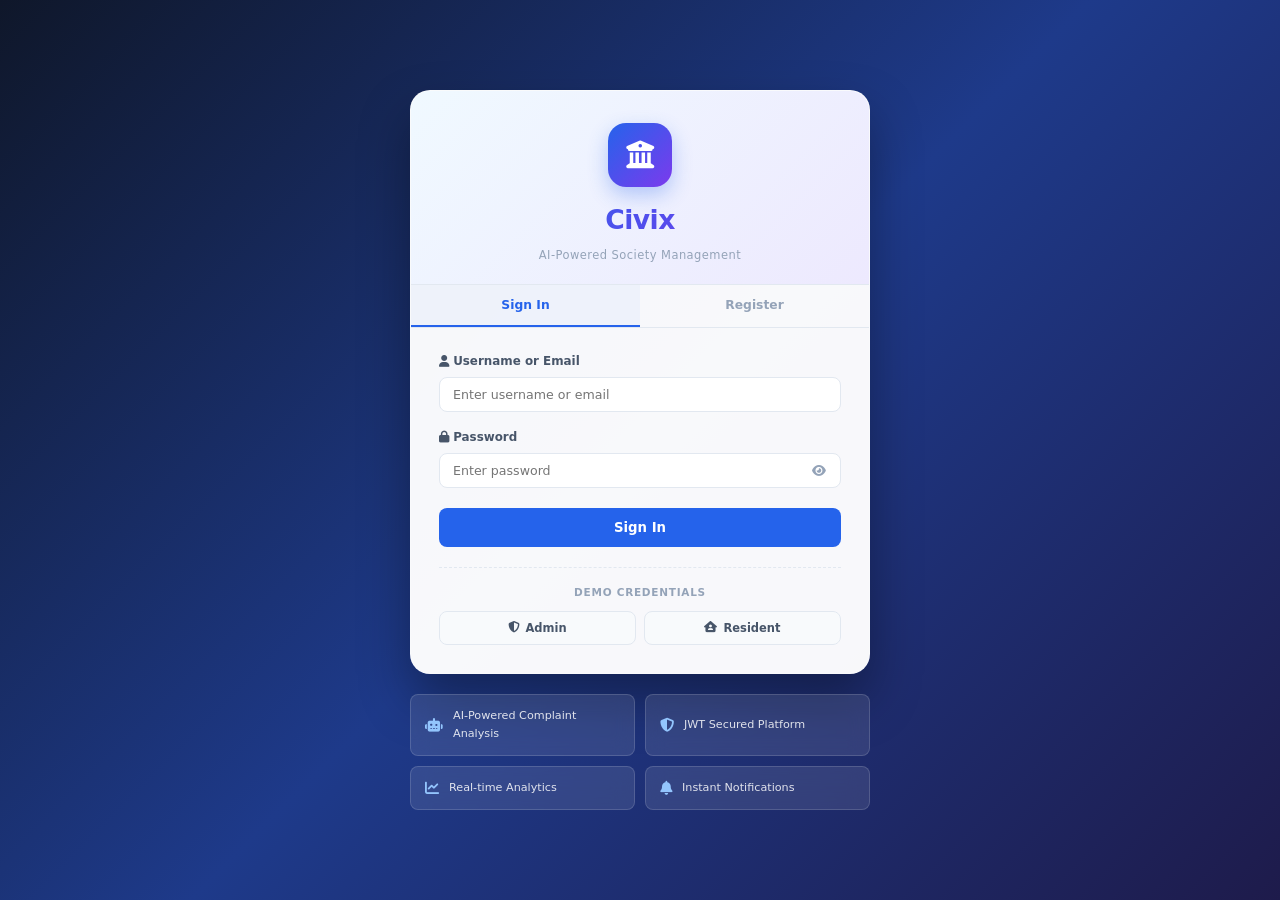
<file: civix-frontend/index.html>
<!DOCTYPE html>
<html lang="en">
<head>
    <meta charset="UTF-8">
    <meta name="viewport" content="width=device-width, initial-scale=1.0">
    <title>Civix – Login</title>
    <link rel="stylesheet" href="css/main.css">
    <link rel="stylesheet" href="css/auth.css">
    <link rel="stylesheet" href="https://cdnjs.cloudflare.com/ajax/libs/font-awesome/6.5.0/css/all.min.css">
</head>
<body class="auth-body">

<div class="auth-wrapper">
    <div class="auth-card">
        <div class="auth-brand">
            <div class="brand-logo">
                <i class="fa-solid fa-building-columns"></i>
            </div>
            <h1 class="brand-name">Civix</h1>
            <p class="brand-tagline">AI-Powered Society Management</p>
        </div>

        <div class="auth-tabs">
            <button class="auth-tab active" id="tab-login" onclick="switchTab('login')">Sign In</button>
            <button class="auth-tab" id="tab-register" onclick="switchTab('register')">Register</button>
        </div>

        <!-- Login Form -->
        <form id="loginForm" class="auth-form" onsubmit="handleLogin(event)">
            <div class="form-group">
                <label class="form-label"><i class="fa-solid fa-user"></i> Username or Email</label>
                <input type="text" id="loginUsername" class="form-input" placeholder="Enter username or email" required>
            </div>
            <div class="form-group">
                <label class="form-label"><i class="fa-solid fa-lock"></i> Password</label>
                <div class="input-password-wrap">
                    <input type="password" id="loginPassword" class="form-input" placeholder="Enter password" required>
                    <button type="button" class="toggle-password" onclick="togglePassword('loginPassword', this)">
                        <i class="fa-solid fa-eye"></i>
                    </button>
                </div>
            </div>
            <div id="loginError" class="form-error hidden"></div>
            <button type="submit" class="btn btn-primary btn-full" id="loginBtn">
                <span class="btn-text">Sign In</span>
                <span class="btn-spinner hidden"><i class="fa-solid fa-spinner fa-spin"></i></span>
            </button>
            <div class="auth-demo-creds">
                <p class="demo-label">Demo Credentials</p>
                <div class="demo-creds-grid">
                    <button type="button" class="demo-btn" onclick="fillCreds('admin','Admin@123')">
                        <i class="fa-solid fa-shield-halved"></i> Admin
                    </button>
                    <button type="button" class="demo-btn" onclick="fillCreds('rahul.sharma','Admin@123')">
                        <i class="fa-solid fa-house-user"></i> Resident
                    </button>
                </div>
            </div>
        </form>

        <!-- Register Form -->
        <form id="registerForm" class="auth-form hidden" onsubmit="handleRegister(event)">
            <div class="form-row">
                <div class="form-group">
                    <label class="form-label">Full Name</label>
                    <input type="text" id="regFullName" class="form-input" placeholder="Your full name" required>
                </div>
                <div class="form-group">
                    <label class="form-label">Username</label>
                    <input type="text" id="regUsername" class="form-input" placeholder="Choose username" required>
                </div>
            </div>
            <div class="form-group">
                <label class="form-label">Email</label>
                <input type="email" id="regEmail" class="form-input" placeholder="Email address" required>
            </div>
            <div class="form-row">
                <div class="form-group">
                    <label class="form-label">Phone</label>
                    <input type="tel" id="regPhone" class="form-input" placeholder="10-digit phone" required pattern="[0-9]{10}">
                </div>
                <div class="form-group">
                    <label class="form-label">Unit No.</label>
                    <input type="text" id="regUnit" class="form-input" placeholder="e.g. A-101">
                </div>
            </div>
            <div class="form-group">
                <label class="form-label">Password</label>
                <div class="input-password-wrap">
                    <input type="password" id="regPassword" class="form-input" placeholder="Min 8 chars, upper+lower+digit" required>
                    <button type="button" class="toggle-password" onclick="togglePassword('regPassword', this)">
                        <i class="fa-solid fa-eye"></i>
                    </button>
                </div>
            </div>
            <div id="registerError" class="form-error hidden"></div>
            <button type="submit" class="btn btn-primary btn-full" id="registerBtn">
                <span class="btn-text">Create Account</span>
                <span class="btn-spinner hidden"><i class="fa-solid fa-spinner fa-spin"></i></span>
            </button>
        </form>
    </div>

    <div class="auth-features">
        <div class="feature-item"><i class="fa-solid fa-robot"></i><span>AI-Powered Complaint Analysis</span></div>
        <div class="feature-item"><i class="fa-solid fa-shield-halved"></i><span>JWT Secured Platform</span></div>
        <div class="feature-item"><i class="fa-solid fa-chart-line"></i><span>Real-time Analytics</span></div>
        <div class="feature-item"><i class="fa-solid fa-bell"></i><span>Instant Notifications</span></div>
    </div>
</div>

<script src="js/config.js"></script>
<script src="js/api.js"></script>
<script src="js/auth.js"></script>
</body>
</html>
</file>
<file: civix-frontend/css/main.css>
/* ============================================================
   Civix – Main CSS
   ============================================================ */

/* ---------- CSS Variables ---------- */
:root {
    --primary:        #2563eb;
    --primary-dark:   #1d4ed8;
    --primary-light:  #dbeafe;
    --secondary:      #7c3aed;
    --success:        #16a34a;
    --success-light:  #dcfce7;
    --warning:        #d97706;
    --warning-light:  #fef3c7;
    --danger:         #dc2626;
    --danger-light:   #fee2e2;
    --info:           #0891b2;
    --info-light:     #cffafe;

    --bg:             #f1f5f9;
    --surface:        #ffffff;
    --surface-2:      #f8fafc;
    --border:         #e2e8f0;
    --border-dark:    #cbd5e1;

    --text-primary:   #0f172a;
    --text-secondary: #475569;
    --text-muted:     #94a3b8;

    --sidebar-w:      260px;
    --header-h:       64px;
    --radius:         12px;
    --radius-sm:      8px;
    --radius-lg:      16px;
    --shadow:         0 1px 3px rgba(0,0,0,.1), 0 1px 2px rgba(0,0,0,.06);
    --shadow-md:      0 4px 6px rgba(0,0,0,.07), 0 2px 4px rgba(0,0,0,.05);
    --shadow-lg:      0 10px 15px rgba(0,0,0,.1), 0 4px 6px rgba(0,0,0,.05);

    --font:           'Segoe UI', system-ui, -apple-system, sans-serif;
    --transition:     all 0.2s ease;
}

/* ---------- Reset ---------- */
*, *::before, *::after { box-sizing: border-box; margin: 0; padding: 0; }
html { font-size: 14px; scroll-behavior: smooth; }
body { font-family: var(--font); background: var(--bg); color: var(--text-primary); line-height: 1.6; }
a { color: var(--primary); text-decoration: none; }
a:hover { text-decoration: underline; }
img { max-width: 100%; display: block; }
ul, ol { list-style: none; }
button { cursor: pointer; font-family: var(--font); }

/* ---------- Layout ---------- */
.app-layout { display: flex; min-height: 100vh; }

/* ---------- Sidebar ---------- */
.sidebar {
    width: var(--sidebar-w);
    background: var(--surface);
    border-right: 1px solid var(--border);
    display: flex;
    flex-direction: column;
    position: fixed;
    top: 0; left: 0;
    height: 100vh;
    z-index: 100;
    transition: transform 0.3s ease;
    overflow-y: auto;
}
.sidebar.collapsed { transform: translateX(-100%); }

.sidebar-brand {
    display: flex;
    align-items: center;
    gap: 10px;
    padding: 20px 20px 16px;
    border-bottom: 1px solid var(--border);
}
.sidebar-brand .brand-icon {
    width: 38px; height: 38px;
    background: linear-gradient(135deg, var(--primary), var(--secondary));
    border-radius: var(--radius-sm);
    display: grid; place-items: center;
    color: #fff; font-size: 18px;
}
.sidebar-brand .brand-text h2 { font-size: 1.2rem; font-weight: 700; color: var(--text-primary); }
.sidebar-brand .brand-text span { font-size: .7rem; color: var(--text-muted); letter-spacing: .05em; text-transform: uppercase; }

.sidebar-user {
    margin: 12px 12px 4px;
    padding: 10px 12px;
    background: var(--surface-2);
    border-radius: var(--radius-sm);
    border: 1px solid var(--border);
}
.sidebar-user .user-avatar {
    width: 36px; height: 36px;
    background: linear-gradient(135deg, var(--primary), var(--secondary));
    border-radius: 50%;
    display: grid; place-items: center;
    color: #fff; font-size: 14px; font-weight: 700;
    margin-bottom: 6px;
}
.sidebar-user .user-name { font-size: .85rem; font-weight: 600; color: var(--text-primary); }
.sidebar-user .user-role {
    display: inline-block;
    font-size: .65rem; font-weight: 600;
    padding: 1px 7px;
    border-radius: 20px;
    text-transform: uppercase; letter-spacing: .06em;
}
.sidebar-user .user-role.admin { background: #ede9fe; color: var(--secondary); }
.sidebar-user .user-role.resident { background: var(--primary-light); color: var(--primary-dark); }

.sidebar-nav { flex: 1; padding: 8px 10px; }
.nav-section-label {
    font-size: .65rem; font-weight: 700; letter-spacing: .1em;
    text-transform: uppercase; color: var(--text-muted);
    padding: 10px 10px 4px;
}
.nav-item {
    display: flex; align-items: center; gap: 10px;
    padding: 10px 12px;
    border-radius: var(--radius-sm);
    color: var(--text-secondary);
    font-size: .88rem; font-weight: 500;
    cursor: pointer;
    transition: var(--transition);
    border: none; background: transparent; width: 100%; text-align: left;
}
.nav-item:hover { background: var(--bg); color: var(--text-primary); }
.nav-item.active { background: var(--primary-light); color: var(--primary); font-weight: 600; }
.nav-item i { width: 18px; text-align: center; font-size: .9rem; }
.nav-item .nav-badge {
    margin-left: auto;
    background: var(--danger);
    color: #fff;
    font-size: .65rem; font-weight: 700;
    min-width: 18px; height: 18px;
    border-radius: 9px;
    display: grid; place-items: center; padding: 0 5px;
}

.sidebar-footer {
    padding: 12px;
    border-top: 1px solid var(--border);
}
.sidebar-footer .btn-logout {
    width: 100%;
    display: flex; align-items: center; gap: 8px;
    padding: 9px 12px;
    background: transparent;
    border: 1px solid var(--border);
    border-radius: var(--radius-sm);
    color: var(--text-secondary);
    font-size: .85rem;
    transition: var(--transition);
}
.sidebar-footer .btn-logout:hover { background: var(--danger-light); color: var(--danger); border-color: var(--danger); }

/* ---------- Main Content ---------- */
.main-content {
    margin-left: var(--sidebar-w);
    flex: 1;
    display: flex;
    flex-direction: column;
    min-height: 100vh;
    transition: margin-left 0.3s ease;
}
.main-content.expanded { margin-left: 0; }

/* ---------- Top Bar ---------- */
.topbar {
    height: var(--header-h);
    background: var(--surface);
    border-bottom: 1px solid var(--border);
    display: flex;
    align-items: center;
    padding: 0 24px;
    gap: 16px;
    position: sticky; top: 0; z-index: 90;
    box-shadow: var(--shadow);
}
.topbar-toggle {
    background: transparent; border: none;
    width: 36px; height: 36px;
    border-radius: var(--radius-sm);
    display: grid; place-items: center;
    font-size: 1.1rem; color: var(--text-secondary);
    transition: var(--transition);
}
.topbar-toggle:hover { background: var(--bg); color: var(--text-primary); }
.topbar-title { font-size: 1.05rem; font-weight: 600; color: var(--text-primary); flex: 1; }
.topbar-subtitle { font-size: .8rem; color: var(--text-muted); }
.topbar-actions { display: flex; align-items: center; gap: 8px; }
.topbar-btn {
    background: transparent; border: none;
    width: 36px; height: 36px;
    border-radius: var(--radius-sm);
    display: grid; place-items: center;
    font-size: .95rem; color: var(--text-secondary);
    position: relative; transition: var(--transition);
}
.topbar-btn:hover { background: var(--bg); color: var(--text-primary); }
.topbar-btn .notif-dot {
    position: absolute; top: 6px; right: 6px;
    width: 8px; height: 8px;
    background: var(--danger); border-radius: 50%;
    border: 2px solid var(--surface);
}

/* ---------- Page Content ---------- */
.page-content { padding: 24px; flex: 1; }
.page { display: none; }
.page.active { display: block; }

.page-header { margin-bottom: 24px; display: flex; align-items: flex-start; justify-content: space-between; gap: 16px; flex-wrap: wrap; }
.page-header-left h1 { font-size: 1.4rem; font-weight: 700; color: var(--text-primary); }
.page-header-left p { color: var(--text-secondary); font-size: .9rem; margin-top: 2px; }

/* ---------- Cards ---------- */
.card {
    background: var(--surface);
    border: 1px solid var(--border);
    border-radius: var(--radius);
    box-shadow: var(--shadow);
}
.card-header {
    padding: 16px 20px;
    border-bottom: 1px solid var(--border);
    display: flex; align-items: center; justify-content: space-between;
}
.card-header h3 { font-size: 1rem; font-weight: 600; color: var(--text-primary); }
.card-body { padding: 20px; }

/* ---------- Stats Grid ---------- */
.stats-grid { display: grid; grid-template-columns: repeat(auto-fill, minmax(200px, 1fr)); gap: 16px; margin-bottom: 24px; }
.stat-card {
    background: var(--surface);
    border: 1px solid var(--border);
    border-radius: var(--radius);
    padding: 18px 20px;
    box-shadow: var(--shadow);
    display: flex; align-items: center; gap: 14px;
    transition: var(--transition);
}
.stat-card:hover { box-shadow: var(--shadow-md); transform: translateY(-1px); }
.stat-icon {
    width: 48px; height: 48px;
    border-radius: var(--radius-sm);
    display: grid; place-items: center;
    font-size: 1.3rem; flex-shrink: 0;
}
.stat-icon.blue   { background: var(--primary-light); color: var(--primary); }
.stat-icon.green  { background: var(--success-light); color: var(--success); }
.stat-icon.orange { background: var(--warning-light); color: var(--warning); }
.stat-icon.red    { background: var(--danger-light);  color: var(--danger); }
.stat-icon.purple { background: #ede9fe; color: var(--secondary); }
.stat-icon.cyan   { background: var(--info-light);   color: var(--info); }
.stat-info .stat-value { font-size: 1.6rem; font-weight: 700; color: var(--text-primary); line-height: 1; }
.stat-info .stat-label { font-size: .8rem; color: var(--text-muted); margin-top: 3px; }

/* ---------- Buttons ---------- */
.btn {
    display: inline-flex; align-items: center; gap: 7px;
    padding: 9px 18px;
    border-radius: var(--radius-sm);
    font-size: .88rem; font-weight: 600;
    border: none; cursor: pointer;
    transition: var(--transition); white-space: nowrap;
}
.btn-primary   { background: var(--primary); color: #fff; }
.btn-primary:hover { background: var(--primary-dark); }
.btn-secondary { background: var(--surface); color: var(--text-primary); border: 1px solid var(--border); }
.btn-secondary:hover { background: var(--bg); }
.btn-success   { background: var(--success); color: #fff; }
.btn-success:hover { background: #15803d; }
.btn-danger    { background: var(--danger); color: #fff; }
.btn-danger:hover { background: #b91c1c; }
.btn-warning   { background: var(--warning); color: #fff; }
.btn-sm { padding: 6px 12px; font-size: .8rem; }
.btn-full { width: 100%; justify-content: center; }
.btn:disabled { opacity: .6; cursor: not-allowed; }
.btn-icon { width: 34px; height: 34px; padding: 0; border-radius: var(--radius-sm); background: transparent; border: 1px solid var(--border); color: var(--text-secondary); }
.btn-icon:hover { background: var(--bg); color: var(--text-primary); }

/* ---------- Forms ---------- */
.form-group { margin-bottom: 16px; }
.form-row { display: grid; grid-template-columns: 1fr 1fr; gap: 14px; }
.form-label { display: block; font-size: .85rem; font-weight: 600; color: var(--text-secondary); margin-bottom: 6px; }
.form-input, .form-select, .form-textarea {
    width: 100%;
    padding: 9px 13px;
    border: 1.5px solid var(--border);
    border-radius: var(--radius-sm);
    font-size: .9rem; font-family: var(--font);
    color: var(--text-primary);
    background: var(--surface);
    transition: var(--transition);
    outline: none;
}
.form-input:focus, .form-select:focus, .form-textarea:focus {
    border-color: var(--primary);
    box-shadow: 0 0 0 3px rgba(37,99,235,.12);
}
.form-textarea { resize: vertical; min-height: 90px; }
.form-error { font-size: .82rem; color: var(--danger); margin-top: 5px; padding: 8px 12px; background: var(--danger-light); border-radius: var(--radius-sm); border-left: 3px solid var(--danger); }
.form-hint { font-size: .78rem; color: var(--text-muted); margin-top: 4px; }

/* ---------- Tables ---------- */
.table-wrapper { overflow-x: auto; }
.data-table { width: 100%; border-collapse: collapse; font-size: .88rem; }
.data-table th {
    padding: 11px 16px;
    background: var(--surface-2);
    font-weight: 600; font-size: .8rem;
    color: var(--text-muted); text-transform: uppercase; letter-spacing: .06em;
    border-bottom: 1px solid var(--border); text-align: left;
}
.data-table td { padding: 13px 16px; border-bottom: 1px solid var(--border); color: var(--text-secondary); vertical-align: middle; }
.data-table tr:last-child td { border-bottom: none; }
.data-table tr:hover td { background: var(--surface-2); }

/* ---------- Badges ---------- */
.badge {
    display: inline-flex; align-items: center; gap: 4px;
    padding: 3px 10px;
    border-radius: 20px;
    font-size: .72rem; font-weight: 600; text-transform: uppercase; letter-spacing: .05em;
}
.badge-open        { background: var(--primary-light); color: var(--primary); }
.badge-in_progress { background: var(--warning-light); color: var(--warning); }
.badge-resolved    { background: var(--success-light); color: var(--success); }
.badge-closed      { background: #f1f5f9; color: var(--text-muted); }
.badge-rejected    { background: var(--danger-light); color: var(--danger); }
.badge-pending     { background: var(--warning-light); color: var(--warning); }
.badge-paid        { background: var(--success-light); color: var(--success); }
.badge-overdue     { background: var(--danger-light); color: var(--danger); }
.badge-partial     { background: var(--info-light);   color: var(--info); }
.badge-waived      { background: #f1f5f9; color: var(--text-muted); }
.badge-low         { background: var(--success-light); color: var(--success); }
.badge-medium      { background: var(--warning-light); color: var(--warning); }
.badge-high        { background: var(--danger-light);  color: var(--danger); }
.badge-critical    { background: #4c0519; color: #fda4af; }
.badge-general     { background: var(--primary-light); color: var(--primary); }
.badge-urgent      { background: var(--danger-light);  color: var(--danger); }
.badge-event       { background: #ede9fe; color: var(--secondary); }
.badge-maintenance { background: var(--warning-light); color: var(--warning); }
.badge-meeting     { background: var(--info-light); color: var(--info); }

/* ---------- Modals ---------- */
.modal-overlay {
    position: fixed; inset: 0;
    background: rgba(0,0,0,.4);
    z-index: 1000;
    display: grid; place-items: center;
    padding: 20px;
    opacity: 0; pointer-events: none;
    transition: opacity 0.2s ease;
}
.modal-overlay.open { opacity: 1; pointer-events: all; }
.modal {
    background: var(--surface);
    border-radius: var(--radius-lg);
    box-shadow: var(--shadow-lg);
    width: 100%; max-width: 560px;
    max-height: 90vh; overflow-y: auto;
    transform: translateY(20px);
    transition: transform 0.2s ease;
}
.modal-overlay.open .modal { transform: translateY(0); }
.modal-header {
    padding: 18px 22px 14px;
    border-bottom: 1px solid var(--border);
    display: flex; align-items: center; justify-content: space-between;
}
.modal-header h3 { font-size: 1.05rem; font-weight: 700; }
.modal-close {
    width: 30px; height: 30px;
    background: transparent; border: none;
    border-radius: var(--radius-sm);
    display: grid; place-items: center;
    font-size: 1rem; color: var(--text-muted);
}
.modal-close:hover { background: var(--bg); color: var(--text-primary); }
.modal-body { padding: 22px; }
.modal-footer {
    padding: 14px 22px;
    border-top: 1px solid var(--border);
    display: flex; justify-content: flex-end; gap: 10px;
}

/* ---------- Alerts ---------- */
.alert {
    padding: 12px 16px;
    border-radius: var(--radius-sm);
    font-size: .88rem;
    display: flex; align-items: flex-start; gap: 10px;
    margin-bottom: 16px;
}
.alert-success { background: var(--success-light); color: var(--success); border-left: 4px solid var(--success); }
.alert-error   { background: var(--danger-light);  color: var(--danger);  border-left: 4px solid var(--danger); }
.alert-warning { background: var(--warning-light); color: var(--warning); border-left: 4px solid var(--warning); }
.alert-info    { background: var(--info-light);    color: var(--info);    border-left: 4px solid var(--info); }

/* ---------- Toast ---------- */
.toast-container {
    position: fixed; bottom: 24px; right: 24px;
    z-index: 9999;
    display: flex; flex-direction: column; gap: 10px;
}
.toast {
    min-width: 280px; max-width: 380px;
    background: var(--surface);
    border: 1px solid var(--border);
    border-radius: var(--radius);
    padding: 14px 16px;
    box-shadow: var(--shadow-lg);
    display: flex; align-items: center; gap: 12px;
    animation: toastIn 0.3s ease;
}
.toast.toast-success { border-left: 4px solid var(--success); }
.toast.toast-error   { border-left: 4px solid var(--danger); }
.toast.toast-warning { border-left: 4px solid var(--warning); }
.toast.toast-info    { border-left: 4px solid var(--primary); }
.toast-icon { font-size: 1.1rem; }
.toast-success .toast-icon { color: var(--success); }
.toast-error   .toast-icon { color: var(--danger); }
.toast-warning .toast-icon { color: var(--warning); }
.toast-info    .toast-icon { color: var(--primary); }
.toast-msg { font-size: .88rem; color: var(--text-primary); flex: 1; }
@keyframes toastIn { from { opacity:0; transform: translateX(40px); } to { opacity:1; transform: translateX(0); } }

/* ---------- Filters Bar ---------- */
.filters-bar {
    display: flex; align-items: center; gap: 10px;
    flex-wrap: wrap; margin-bottom: 16px;
}
.filters-bar .form-input,
.filters-bar .form-select { max-width: 200px; }
.filters-bar .search-input { flex: 1; min-width: 200px; max-width: 320px; }

/* ---------- Empty State ---------- */
.empty-state {
    display: flex; flex-direction: column;
    align-items: center; justify-content: center;
    padding: 60px 20px;
    text-align: center; color: var(--text-muted);
}
.empty-state .empty-icon { font-size: 3rem; margin-bottom: 14px; opacity: .4; }
.empty-state h3 { font-size: 1.1rem; font-weight: 600; color: var(--text-secondary); margin-bottom: 6px; }
.empty-state p { font-size: .88rem; max-width: 300px; }

/* ---------- Notice Cards ---------- */
.notice-list { display: flex; flex-direction: column; gap: 14px; }
.notice-card {
    background: var(--surface);
    border: 1px solid var(--border);
    border-radius: var(--radius);
    padding: 18px 20px;
    transition: var(--transition);
}
.notice-card:hover { box-shadow: var(--shadow-md); }
.notice-card.pinned { border-left: 4px solid var(--primary); }
.notice-card.urgent { border-left: 4px solid var(--danger); }
.notice-card-header { display: flex; align-items: flex-start; justify-content: space-between; gap: 12px; margin-bottom: 10px; }
.notice-card-title { font-size: 1rem; font-weight: 600; color: var(--text-primary); }
.notice-card-meta { display: flex; align-items: center; gap: 14px; font-size: .78rem; color: var(--text-muted); margin-top: 8px; flex-wrap: wrap; }
.notice-card-meta i { margin-right: 3px; }
.notice-card-body { font-size: .88rem; color: var(--text-secondary); line-height: 1.7; white-space: pre-wrap; }

/* ---------- Complaint Timeline ---------- */
.timeline { display: flex; flex-direction: column; gap: 0; }
.timeline-item { display: flex; gap: 14px; padding-bottom: 18px; position: relative; }
.timeline-item:not(:last-child)::before {
    content: ''; position: absolute;
    left: 17px; top: 34px;
    width: 2px; bottom: 0;
    background: var(--border);
}
.timeline-dot {
    width: 34px; height: 34px;
    border-radius: 50%;
    background: var(--primary-light);
    border: 2px solid var(--primary);
    display: grid; place-items: center;
    color: var(--primary); font-size: .8rem;
    flex-shrink: 0; z-index: 1;
}
.timeline-content { flex: 1; }
.timeline-title { font-weight: 600; font-size: .88rem; color: var(--text-primary); }
.timeline-meta { font-size: .78rem; color: var(--text-muted); margin-top: 2px; }
.timeline-comment { font-size: .85rem; color: var(--text-secondary); margin-top: 6px; background: var(--bg); padding: 8px 12px; border-radius: var(--radius-sm); }

/* ---------- AI Badge ---------- */
.ai-badge {
    display: inline-flex; align-items: center; gap: 5px;
    padding: 4px 10px;
    background: linear-gradient(135deg, #ede9fe, #dbeafe);
    border: 1px solid #c4b5fd;
    border-radius: 20px;
    font-size: .72rem; font-weight: 600; color: var(--secondary);
}
.ai-badge i { color: var(--secondary); }

/* ---------- File Upload ---------- */
.file-upload-area {
    border: 2px dashed var(--border-dark);
    border-radius: var(--radius);
    padding: 28px;
    text-align: center;
    cursor: pointer;
    transition: var(--transition);
    background: var(--surface-2);
}
.file-upload-area:hover, .file-upload-area.dragover {
    border-color: var(--primary);
    background: var(--primary-light);
}
.file-upload-area i { font-size: 2rem; color: var(--text-muted); margin-bottom: 8px; }
.file-upload-area p { font-size: .88rem; color: var(--text-muted); }
.file-list { margin-top: 12px; display: flex; flex-direction: column; gap: 6px; }
.file-item {
    display: flex; align-items: center; gap: 10px;
    padding: 8px 12px;
    background: var(--surface);
    border: 1px solid var(--border);
    border-radius: var(--radius-sm);
    font-size: .82rem;
}
.file-item i { color: var(--primary); }
.file-item .file-name { flex: 1; color: var(--text-secondary); }
.file-item .file-remove { background: transparent; border: none; color: var(--danger); font-size: .8rem; }

/* ---------- Charts Placeholder ---------- */
.chart-container {
    width: 100%; height: 260px;
    display: grid; place-items: center;
    background: var(--surface-2);
    border-radius: var(--radius-sm);
    border: 1px dashed var(--border-dark);
    color: var(--text-muted); font-size: .88rem;
}

/* ---------- Utilities ---------- */
.hidden  { display: none !important; }
.flex    { display: flex; }
.items-center { align-items: center; }
.gap-2   { gap: 8px; }
.gap-3   { gap: 12px; }
.mt-4    { margin-top: 16px; }
.mb-4    { margin-bottom: 16px; }
.text-muted  { color: var(--text-muted); font-size: .85rem; }
.text-sm { font-size: .8rem; }
.font-bold { font-weight: 700; }
.text-right { text-align: right; }
.grid-2 { display: grid; grid-template-columns: 1fr 1fr; gap: 20px; }
.grid-3 { display: grid; grid-template-columns: 1fr 1fr 1fr; gap: 20px; }

/* ---------- Scrollbar ---------- */
::-webkit-scrollbar { width: 6px; height: 6px; }
::-webkit-scrollbar-track { background: transparent; }
::-webkit-scrollbar-thumb { background: var(--border-dark); border-radius: 3px; }
::-webkit-scrollbar-thumb:hover { background: var(--text-muted); }

/* ---------- Responsive ---------- */
@media (max-width: 1024px) {
    .sidebar { transform: translateX(-100%); }
    .sidebar.open { transform: translateX(0); box-shadow: var(--shadow-lg); }
    .main-content { margin-left: 0; }
    .grid-3 { grid-template-columns: 1fr 1fr; }
}
@media (max-width: 768px) {
    .page-content { padding: 16px; }
    .stats-grid { grid-template-columns: 1fr 1fr; }
    .form-row { grid-template-columns: 1fr; }
    .grid-2, .grid-3 { grid-template-columns: 1fr; }
    .filters-bar .form-input, .filters-bar .form-select { max-width: 100%; }
    .modal { max-width: 100%; margin: 0; }
    .modal-overlay { padding: 0; align-items: flex-end; }
    .modal { border-radius: var(--radius-lg) var(--radius-lg) 0 0; }
}
@media (max-width: 480px) {
    .stats-grid { grid-template-columns: 1fr; }
    .page-header { flex-direction: column; }
}
</file>
<file: civix-frontend/css/auth.css>
/* ============================================================
   Civix – Auth Page CSS
   ============================================================ */

.auth-body {
    min-height: 100vh;
    background: linear-gradient(135deg, #0f172a 0%, #1e3a8a 50%, #1e1b4b 100%);
    display: flex;
    align-items: center;
    justify-content: center;
    padding: 24px;
    font-family: var(--font);
}

.auth-wrapper {
    width: 100%;
    max-width: 460px;
    display: flex;
    flex-direction: column;
    gap: 20px;
}

.auth-card {
    background: rgba(255,255,255,0.97);
    border-radius: 20px;
    box-shadow: 0 25px 50px rgba(0,0,0,0.35);
    overflow: hidden;
    border: 1px solid rgba(255,255,255,0.2);
}

/* Brand */
.auth-brand {
    padding: 32px 32px 20px;
    text-align: center;
    background: linear-gradient(135deg, #f0f9ff 0%, #ede9fe 100%);
    border-bottom: 1px solid var(--border);
}
.brand-logo {
    width: 64px; height: 64px;
    background: linear-gradient(135deg, var(--primary), var(--secondary));
    border-radius: 18px;
    display: grid; place-items: center;
    margin: 0 auto 12px;
    font-size: 28px; color: #fff;
    box-shadow: 0 8px 20px rgba(37,99,235,0.3);
}
.brand-name {
    font-size: 1.9rem;
    font-weight: 800;
    background: linear-gradient(135deg, var(--primary), var(--secondary));
    -webkit-background-clip: text;
    -webkit-text-fill-color: transparent;
    background-clip: text;
    letter-spacing: -0.02em;
}
.brand-tagline {
    font-size: 0.82rem;
    color: var(--text-muted);
    margin-top: 4px;
    letter-spacing: 0.04em;
}

/* Tabs */
.auth-tabs {
    display: flex;
    border-bottom: 1px solid var(--border);
}
.auth-tab {
    flex: 1;
    padding: 13px 20px;
    background: transparent;
    border: none;
    font-size: 0.88rem;
    font-weight: 600;
    color: var(--text-muted);
    cursor: pointer;
    transition: var(--transition);
    border-bottom: 2px solid transparent;
}
.auth-tab.active {
    color: var(--primary);
    border-bottom-color: var(--primary);
    background: rgba(37,99,235,0.04);
}
.auth-tab:hover:not(.active) { background: var(--bg); }

/* Form */
.auth-form { padding: 24px 28px 28px; }

.input-password-wrap { position: relative; }
.input-password-wrap .form-input { padding-right: 42px; }
.toggle-password {
    position: absolute; right: 11px; top: 50%;
    transform: translateY(-50%);
    background: transparent; border: none;
    color: var(--text-muted); font-size: 0.88rem;
    padding: 4px; cursor: pointer;
    transition: color 0.2s;
}
.toggle-password:hover { color: var(--text-primary); }

#loginBtn, #registerBtn {
    padding: 12px 20px;
    font-size: 0.95rem;
    border-radius: var(--radius-sm);
    margin-top: 4px;
}
.btn-spinner { display: inline-flex; align-items: center; gap: 7px; }

/* Demo creds */
.auth-demo-creds {
    margin-top: 20px;
    padding-top: 16px;
    border-top: 1px dashed var(--border);
}
.demo-label {
    font-size: 0.75rem;
    font-weight: 600;
    color: var(--text-muted);
    text-align: center;
    text-transform: uppercase;
    letter-spacing: 0.07em;
    margin-bottom: 10px;
}
.demo-creds-grid {
    display: grid;
    grid-template-columns: 1fr 1fr;
    gap: 8px;
}
.demo-btn {
    padding: 9px 14px;
    background: var(--surface-2);
    border: 1.5px solid var(--border);
    border-radius: var(--radius-sm);
    font-size: 0.82rem;
    font-weight: 600;
    color: var(--text-secondary);
    cursor: pointer;
    transition: var(--transition);
    display: flex; align-items: center; gap: 6px; justify-content: center;
}
.demo-btn:hover { background: var(--primary-light); color: var(--primary); border-color: var(--primary); }

/* Features bar */
.auth-features {
    display: grid;
    grid-template-columns: 1fr 1fr;
    gap: 10px;
}
.feature-item {
    display: flex; align-items: center; gap: 10px;
    padding: 12px 14px;
    background: rgba(255,255,255,0.1);
    border: 1px solid rgba(255,255,255,0.15);
    border-radius: var(--radius-sm);
    color: rgba(255,255,255,0.85);
    font-size: 0.8rem;
    font-weight: 500;
    backdrop-filter: blur(10px);
}
.feature-item i { font-size: 1rem; color: #93c5fd; flex-shrink: 0; }

@media (max-width: 520px) {
    .auth-form { padding: 20px 20px 24px; }
    .auth-brand { padding: 24px 20px 16px; }
    .auth-features { grid-template-columns: 1fr; }
}
</file>
